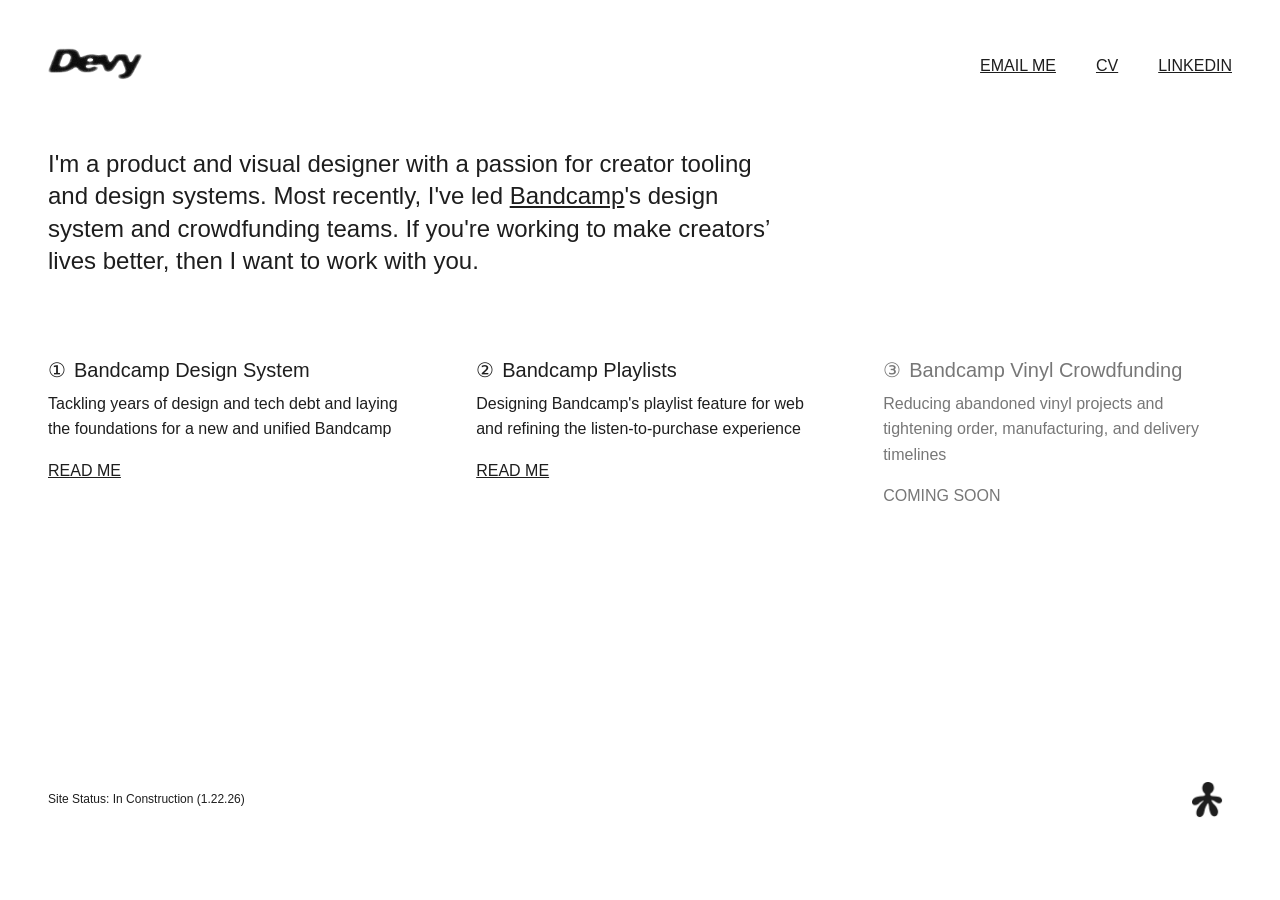
<file: index.html>
<head>
    <title>Devy Hobdy</title>
    <link rel="icon" href="images/favicon.png">
    <link rel="stylesheet" href="css/style.css">
    <meta name="viewport" content="width=device-width, initial-scale=1, minimum-scale=1, maximum-scale=1">
</head>

<body>
  <div class="wrapper">
    <h1 class="hidden">Devy's Website</h1>

    <nav>
      <ul class="mb-xxl flex-end row-xl row-center">
        <li class="justify-start">
          <a class="logo-link" aria-label="Home" href="index.html">
            <img loading="eager" class="logo"
              src="images/logo_devy.png"
              alt="Devy's Logo">
          </a>    
        </li>

        <li>
          <a class="text-s upper" href="mailto:dvnhobdy7@gmail.com">Email Me</a>
        </li>

        <li id="CV">
          <a class="text-s upper" href="https://drive.google.com/file/d/1ZRJncylVvol6vDKj0D3E9sWphy_3VvmP/view?usp=sharing" target="_blank">CV</a>
        </li>

        <li id="Linkedin">
          <a class="text-s upper" href="https://www.linkedin.com/in/devy-hobdy-a476155b/" target="_blank">Linkedin</a>
        </li>
      </ul>
    </nav>
        
    <div class="flex">

      <header class="column-l mb-xl">
        <div class="context">
          <h2 class="text-l">I'm a product and visual designer with a passion for creator tooling and design systems. Most recently, I've led <a class="text-l" href="https://bandcamp.com/" target="_blank">Bandcamp</a>'s design system and crowdfunding teams. If you're working to make creators’ lives better, then I want to work with you.</h2>
        </div>
        
        <!-- EXPERIENCE SWITCH
        <fieldset class="row-l">
          <legend class="hidden">Select the kind of work you would like to see</legend>

          <div class="radio-selection row-center">
            <input type="radio" id="ExperienceChoice1" name="experience" value="product design" checked />
            <label for="ExperienceChoice1">Product Design</label>
          </div>

          <div class="radio-selection row-center">
            <input type="radio" id="ExperienceChoice2" name="experience" value="graphic design"/>
            <label for="ExperienceChoice2">Brand Design</label>
          </div>
        </fieldset>
        -->

      </header>

      <main class="mt-xl mb-xxl">
        <ul class="card-container row-xxl">
          <li class="card column-xs">
                <h3 class="text-m"><span class="mr-xs">①</span>Bandcamp Design System</h3>
                <p class="text-s mb-xs">Tackling years of design and tech debt and laying the foundations for a new and unified Bandcamp</p>
                <div>
                  <a class="text-s upper" href="designsystem.html">Read Me</a>
                </div> 
            </li>  
          
          <li class="card column-xs">
                <h3 class="text-m"><span class="mr-xs">②</span>Bandcamp Playlists</h3>
                <p class="text-s mb-xs">Designing Bandcamp's playlist feature for web and refining the listen-to-purchase experience</p>
                <div>
                  <a class="text-s upper" href="sharedplaylist.html">Read Me</a>
                </div> 
            </li>

            <li class="card column-xs">
                <h3 class="text-m grey"><span class="mr-xs">③</span>Bandcamp Vinyl Crowdfunding</h3>
                <p class="text-s mb-xs grey">Reducing abandoned vinyl projects and tightening order, manufacturing, and delivery timelines</p>
                <div>
                  <p class="text-s upper grey" href=".">Coming Soon</p>
                </div> 
            </li>
        </ul>
      </main>

      <footer class="row-even row-center mt-auto">
        <aside class="text-xs">Site Status: In Construction (1.22.26)</aside>
        <div class="row-center">
          <button class="icon-button pr-xs" type="button" onclick="openalert()">
            <img class="icon" src="images/lilme.png" alt="icon"> 
          </button> 
          <p class="text-xs" id="alert">I made this site with html, css, js, and my own noggin</p>
        </div>
      </footer>

    </div>
  </div>
  
  <script>
    function openalert() { 
      var alert = document.getElementById("alert")
      if (alert.style.display == "none"|| alert.style.display == '') { 
        alert.style.display = "flex"
      }
      else { 
        alert.style.display = "none"
      }
    }

  </script>

</body>
</file>
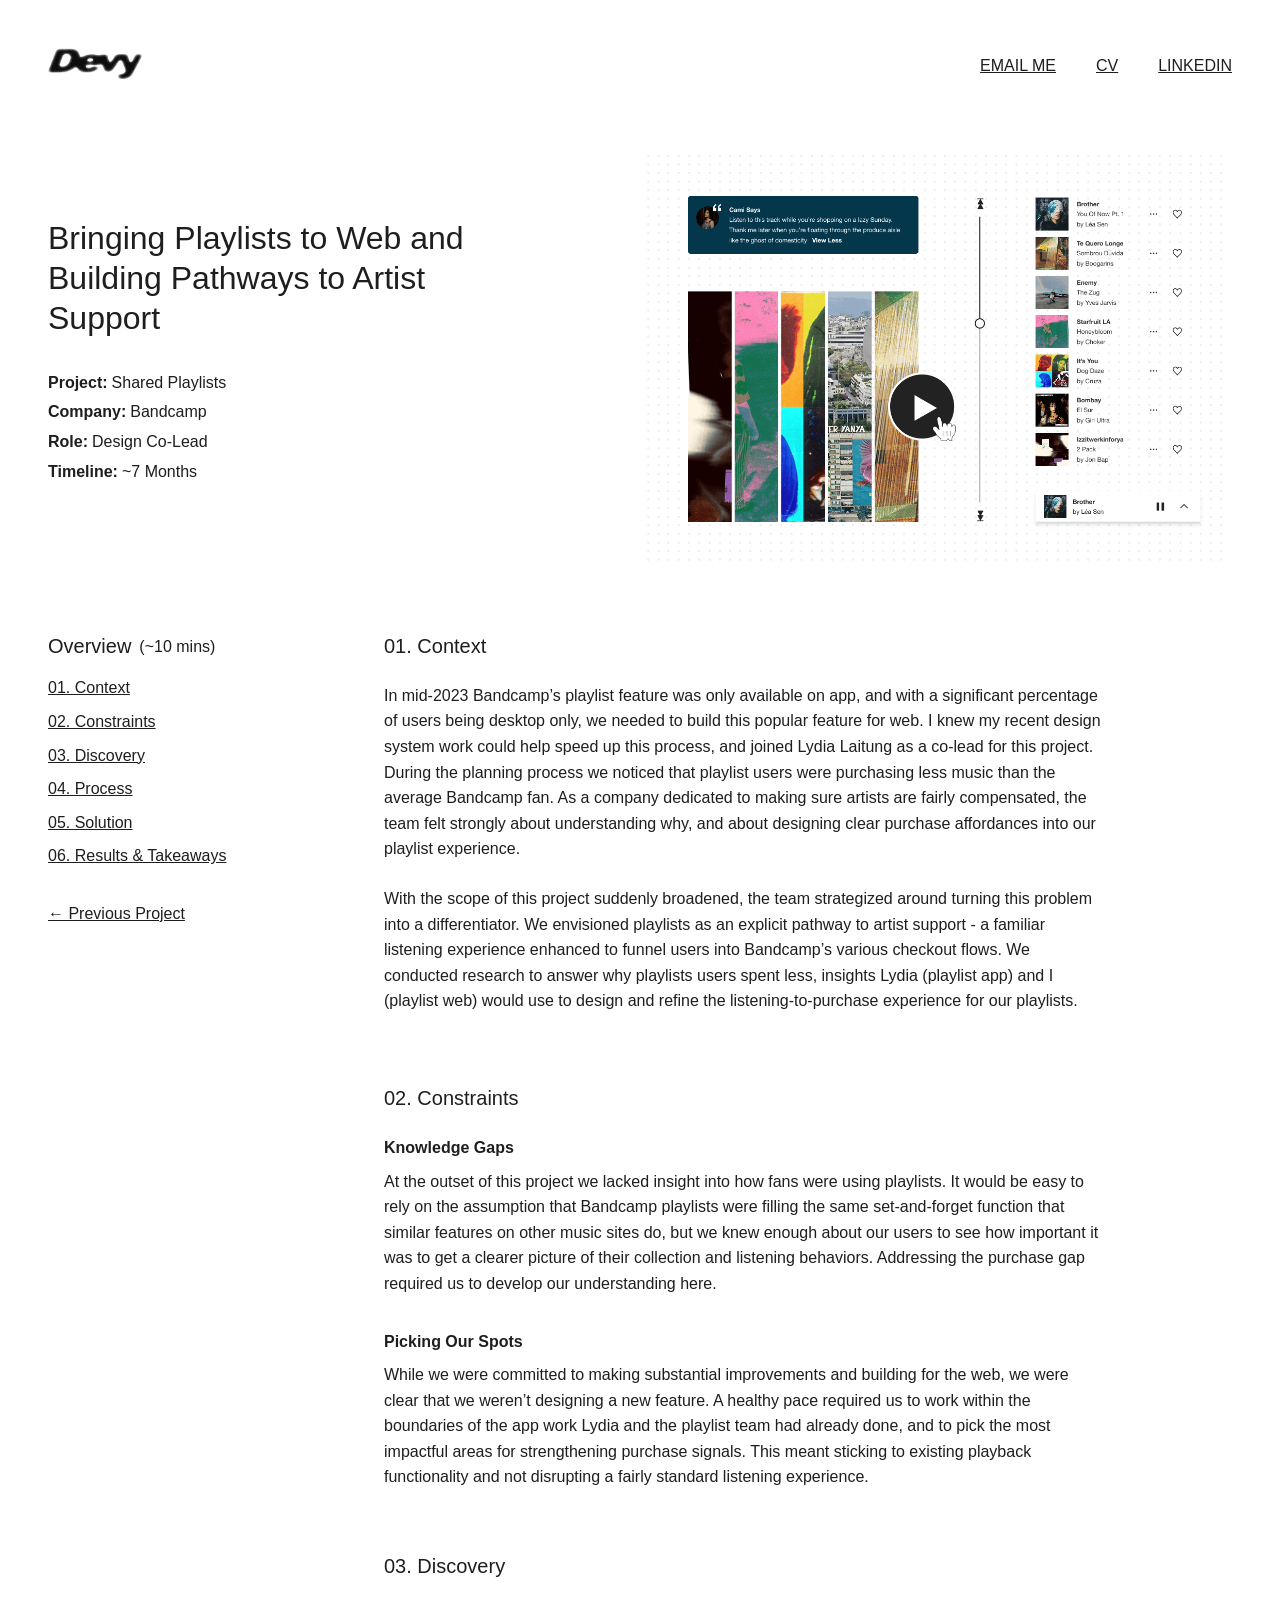
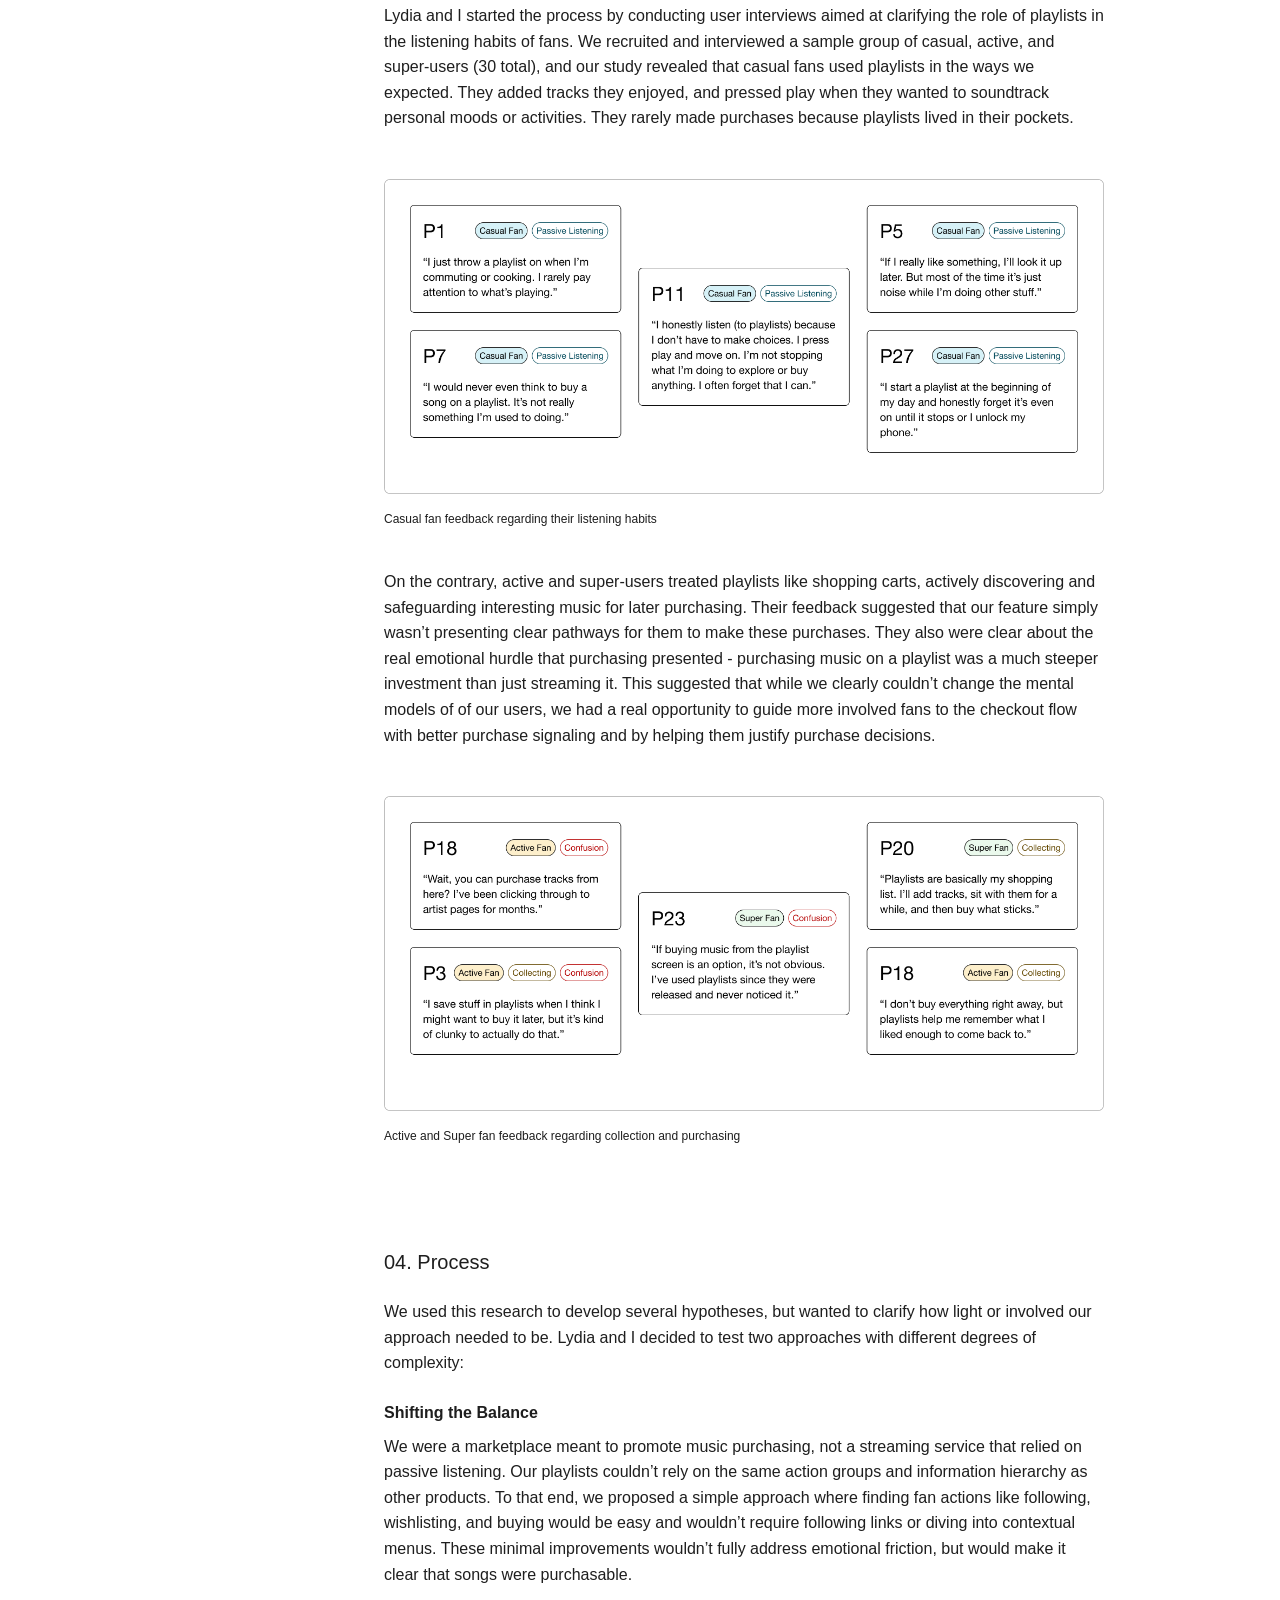
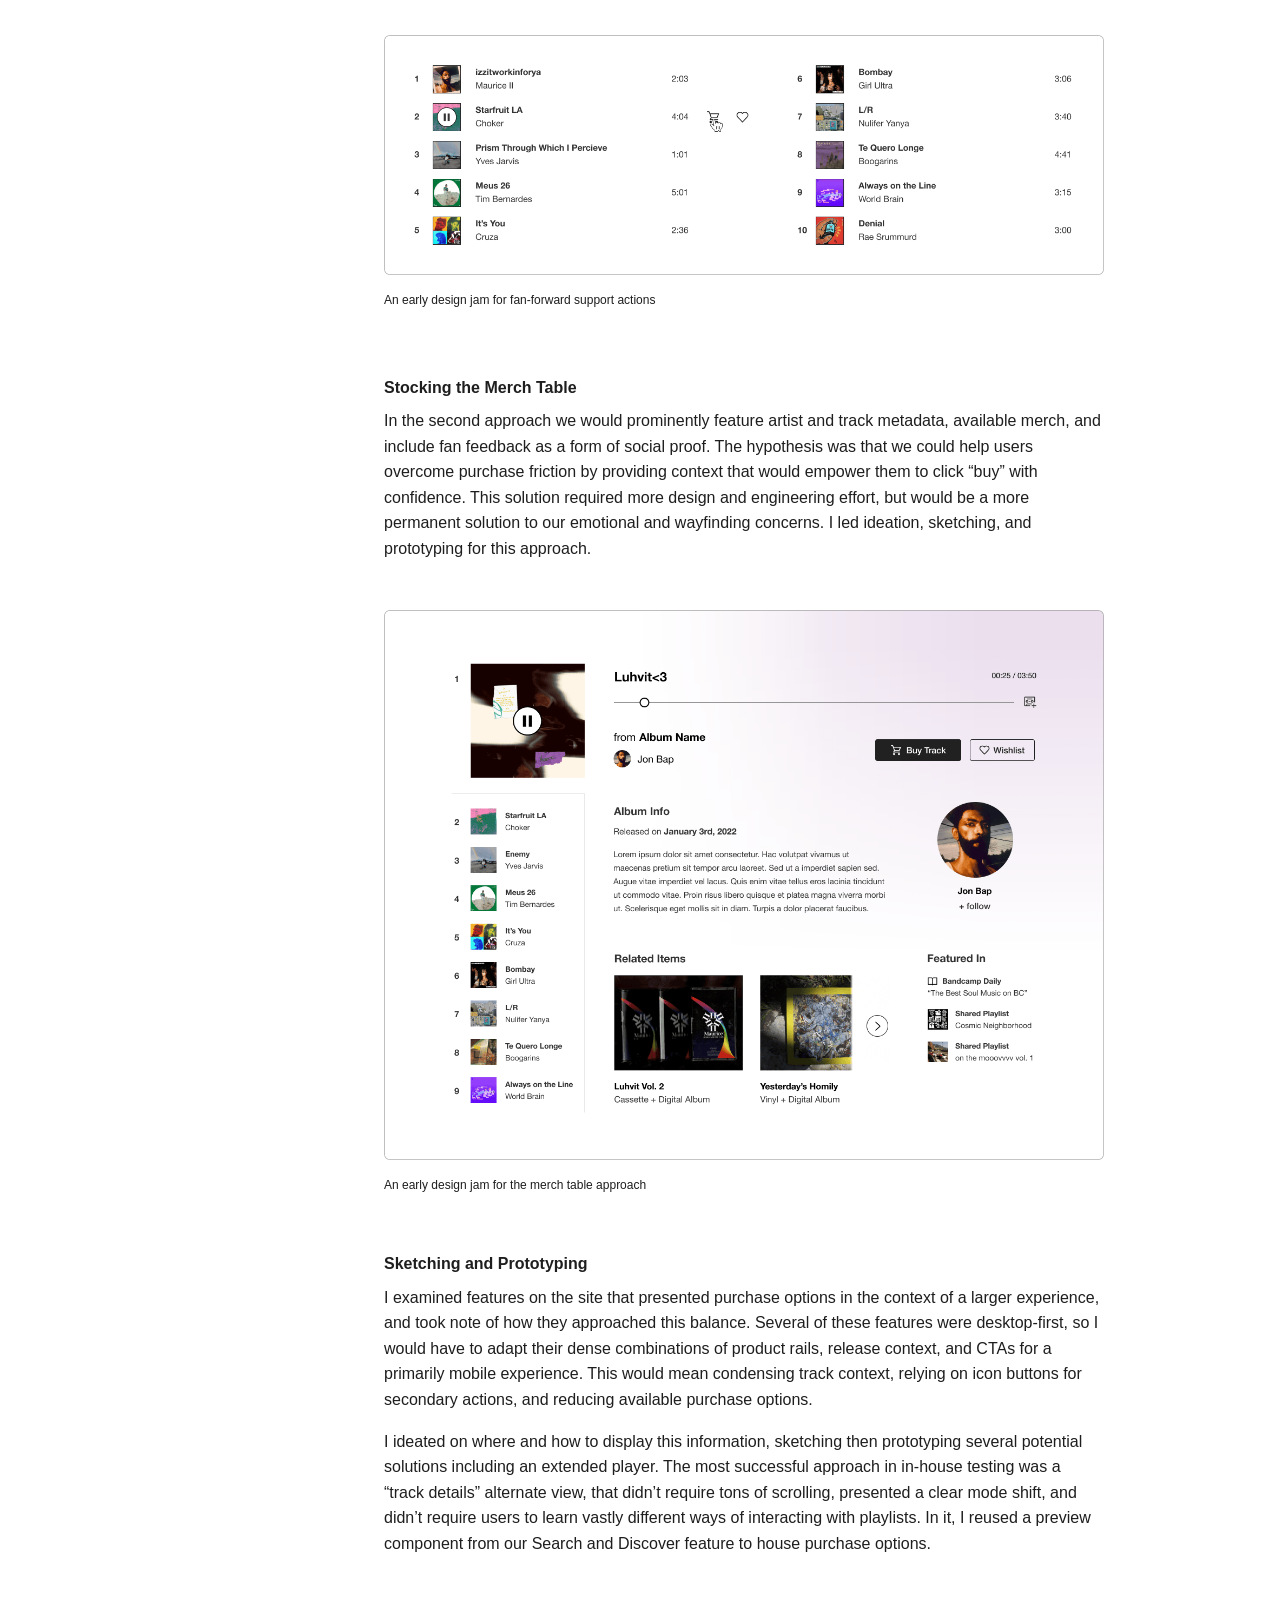
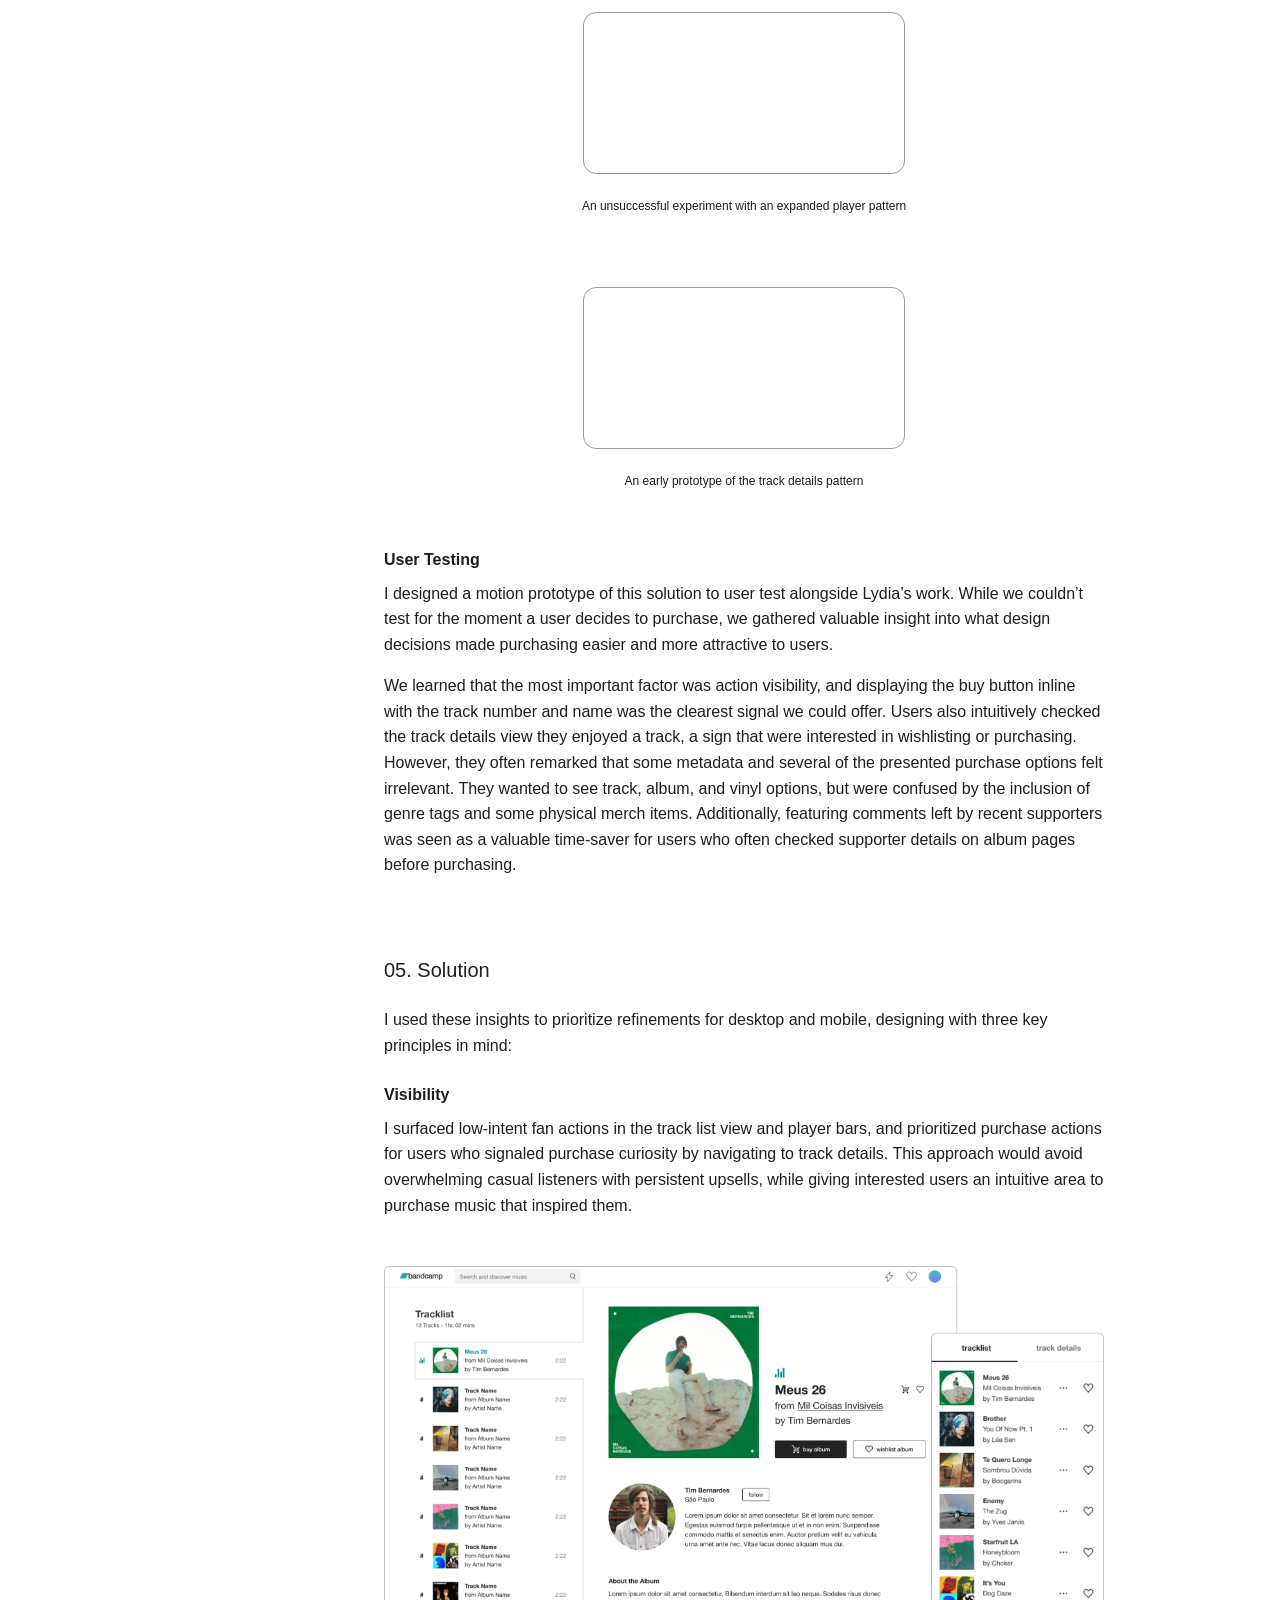
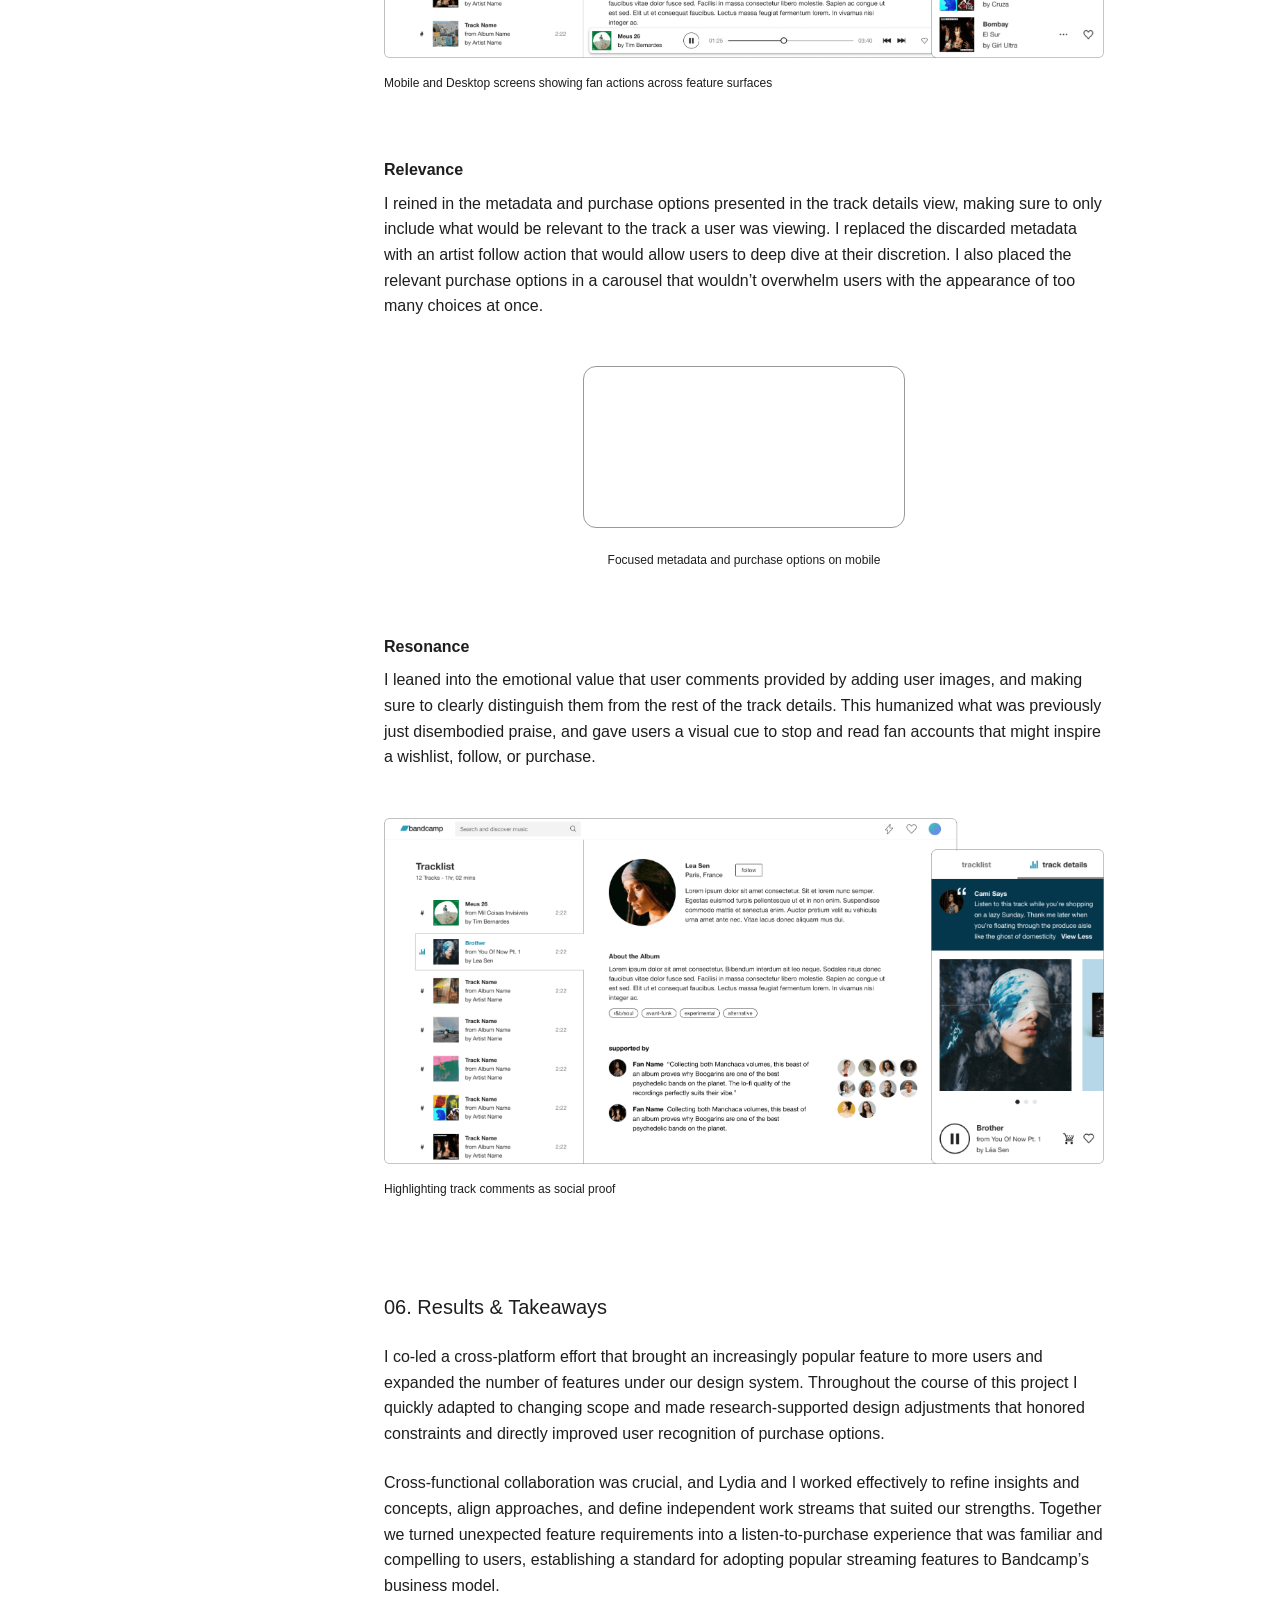
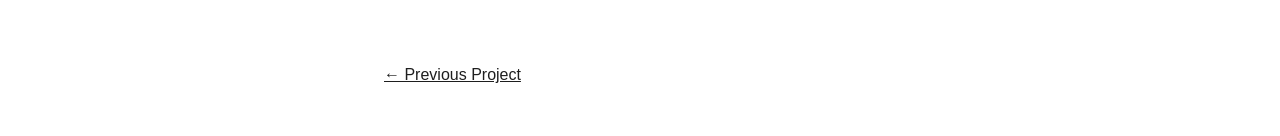
<file: sharedplaylist.html>
<head>
    <title>Shared Playlists</title>
    <link rel="icon" type="image/x-icon" href="images/favicon.png">
    <link rel="stylesheet" href="css/style.css">
    <meta name="viewport" content="width=device-width, initial-scale=1, minimum-scale=1, maximum-scale=1">
</head>

<body>
  <div class="wrapper">
    <h1 class="hidden">A case study about shared playlists</h1>

     <nav>
      <ul class="mb-xxl flex-end row-xl row-center">
        <li class="justify-start">
          <a class="logo-link" aria-label="Home" href="index.html">
            <img loading="eager" class="logo"
              src="images/logo_devy.png"
              alt="Devy's Logo">
          </a>    
        </li>

        <li>
          <a class="text-s upper" href="mailto:dvnhobdy7@gmail.com">Email Me</a>
        </li>

        <li id="CV">
          <a class="text-s upper" href="https://drive.google.com/file/d/1ZRJncylVvol6vDKj0D3E9sWphy_3VvmP/view?usp=sharing" target="_blank">CV</a>
        </li>

        <li id="Linkedin">
          <a class="text-s upper" href="https://www.linkedin.com/in/devy-hobdy-a476155b/" target="_blank">Linkedin</a>
        </li>
      </ul>
    </nav>

    <header id="context" class="row-xl flex-center mb-xxl">
      <div class="column-s casestudy-text">
        <h2 class="text-xl pr-m">Bringing Playlists to Web and Building Pathways to Artist Support</h2>

        <dl class="column-xxs">
          <div class="row-xxs">
            <dt class="text-s bold">Project:</dt>
            <dd class="text-s">Shared Playlists</dd>
          </div>
          <div class="row-xxs">
            <dt class="text-s bold">Company:</dt>
            <dd class="text-s">Bandcamp</dd>
          </div>
          <div class="row-xxs">
            <dt class="text-s bold">Role:</dt>
            <dd class="text-s">Design Co-Lead</dd>
          </div>
          <div class="row-xxs">
              <dt class="text-s bold">Timeline:</dt>
              <dd class="text-s">~7 Months</dd>
          </div>
        </dl>

        <!-- Experience Switcher
        <fieldset class="row-l">
            <legend class="hidden">Select the level of detail you would like to see</legend>

            <div class="radio-selection row-center">
              <input type="radio" id="lessdetail" name="experience" onclick="switchexperience()" value="Less detail" checked />
              <label for="lessdetail">Keep it Brief</label>
            </div>

            <div class="radio-selection row-center">
              <input type="radio" id="moredetail" name="experience" onclick="switchexperience()" value="More Detail"/>
              <label for="moredetail">Give Me Details</label>
            </div>
        </fieldset>
         -->
      </div>
      <img loading="eager" class="casestudy-image" src="images/header_playlists.png" alt="placeholder image">
    </header>
   

    <main>
      <!--Read Brief--> <div id="experience-brief" class="row-xl">
        <div class="sidenav column-s sticky">
          <div class="row-xs center">
            <h3 class="text-m">Overview</h3>
            <p class="text-s inline">(~10 mins)</p>
          </div>

          <ol class="column-xs">
            <li>
              <a class="text-s" href="#section-first">01. Context</a>
            </li>
            <li>
              <a class="text-s" href="#section-second">02. Constraints</a>
            </li>
            <li>
              <a class="text-s" href="#section-third">03. Discovery</a>
            </li>
            <li>
              <a class="text-s" href="#section-fourth">04. Process</a>
            </li>
            <li>
              <a class="text-s" href="#section-fifth">05. Solution</a>
            </li>
            <li>
              <a class="text-s" href="#section-sixth">06. Results & Takeaways</a>
            </li>
            <li id="study_nav" class=" mt-m">
              <a class="text-s" href="designsystem.html">← Previous Project </a>
            </li>
          </ol>
        </div>

        <div class="casestudy-container column-xxl">
          <div id="section-first" class="block-paragraph column-m">
            <h3 class="text-m">01. Context</h3>
            <p class="text-s">In mid-2023 Bandcamp’s playlist feature was only available on app, and with a significant percentage of users being desktop only, we needed to build this popular feature for web. I knew my recent design system work could help speed up this process, and joined Lydia Laitung as a co-lead for this project. During the planning process we noticed that playlist users were purchasing less music than the average Bandcamp fan. As a company dedicated to making sure artists are fairly compensated, the team felt strongly about understanding why, and about designing clear purchase affordances into our playlist experience.</p>
            <p class="text-s mb-xs">With the scope of this project suddenly broadened, the team strategized around turning this problem into a differentiator. We envisioned playlists as an explicit pathway to artist support - a familiar listening experience enhanced to funnel users into Bandcamp’s various checkout flows. We conducted research to answer why playlists users spent less, insights Lydia (playlist app) and I (playlist web) would use to design and refine the listening-to-purchase experience for our playlists.</p>
          </div>

          <div id="section-second" class="block-paragraph column-m">
            <h3 class="text-m">02. Constraints</h3>
            <div class="column-xs mb-xs">
              <p class="text-s bold">Knowledge Gaps</p>
              <p class="text-s">At the outset of this project we lacked insight into how fans were using playlists. It would be easy to rely on the assumption that Bandcamp playlists were filling the same set-and-forget function that similar features on other music sites do, but we knew enough about our users to see how important it was to get a clearer picture of their collection and listening behaviors. Addressing the purchase gap required us to develop our understanding here.</p>
            </div>
            <div class="column-xs">
              <p class="text-s bold">Picking Our Spots</p>
              <p class="text-s">While we were committed to making substantial improvements and building for the web, we were clear that we weren’t designing a new feature. A healthy pace required us to work within the boundaries of the app work Lydia and the playlist team had already done, and to pick the most impactful areas for strengthening purchase signals. This meant sticking to existing playback functionality and not disrupting a fairly standard listening experience.</p> 
            </div>
          </div>

          <div id="section-third" class="block-paragraph column-m">
            <h3 class="text-m">03. Discovery</h3>
            <div class="column-xs mb-xs">
              <p class="text-s mb-xs">Lydia and I started the process by conducting user interviews aimed at clarifying the role of playlists in the listening habits of fans. We recruited and interviewed a sample group of casual, active, and super-users (30 total), and our study revealed that casual fans used playlists in the ways we expected. They added tracks they enjoyed, and pressed play when they wanted to soundtrack personal moods or activities. They rarely made purchases because playlists lived in their pockets.</p>
              <img class="mt-l" src="images/casual fans.png" alt="placeholder image">
              <p class="text-xs mt-xs mb-l">Casual fan feedback regarding their listening habits</p>
              <p class="text-s mb-xs">On the contrary, active and super-users treated playlists like shopping carts, actively discovering and safeguarding interesting music for later purchasing. Their feedback suggested that our feature simply wasn’t presenting clear pathways for them to make these purchases. They also were clear about the real emotional hurdle that purchasing presented - purchasing music on a playlist was a much steeper investment than just streaming it. This suggested that while we clearly couldn’t change the mental models of of our users, we had a real opportunity to guide more involved fans to the checkout flow with better purchase signaling and by helping them justify purchase decisions.</p>
              <img class="mt-l" src="images/super fans.png" alt="placeholder image">
              <p class="text-xs mt-xs mb-l">Active and Super fan feedback regarding collection and purchasing</p>
            </div>
          </div>

          <div id="section-fourth" class="block-paragraph column-m">
            <h3 class="text-m">04. Process</h3>
            <p class="text-s">We used this research to develop several hypotheses, but wanted to clarify how light or involved our approach needed to be. Lydia and I decided to test two approaches with different degrees of complexity:</p> 
            <div class="column-xs mb-xs">
              <p class="text-s bold">Shifting the Balance</p>
              <p class="text-s mb-xs">We were a marketplace meant to promote music purchasing, not a streaming service that relied on passive listening. Our playlists couldn’t rely on the same action groups and information hierarchy as other products. To that end, we proposed a simple approach where finding fan actions like following, wishlisting, and buying would be easy and wouldn’t require following links or diving into contextual menus. These minimal improvements wouldn’t fully address emotional friction, but would make it clear that songs were purchasable.</p>
              <img class="mt-l" src="images/exposedpurchase.png" alt="placeholder image">
              <p class="text-xs mt-xs mb-l">An early design jam for fan-forward support actions</p>
            </div>
            <div class="column-xs">
              <p class="text-s bold">Stocking the Merch Table</p>
              <p class="text-s mb-xs">In the second approach we would prominently feature artist and track metadata, available merch, and include fan feedback as a form of social proof. The hypothesis was that we could help users overcome purchase friction by providing context that would empower them to click “buy” with confidence. This solution required more design and engineering effort, but would be a more permanent solution to our emotional and wayfinding concerns. I led ideation, sketching, and prototyping for this approach.</p>
              <img class="mt-l" src="images/merchtable_alt.png" alt="placeholder image">
              <p class="text-xs mt-xs mb-l">An early design jam for the merch table approach</p>
            </div>
            <div class="column-xs">
              <p class="text-s bold">Sketching and Prototyping</p>
              <p class="text-s mb-xs">I examined features on the site that presented purchase options in the context of a larger experience, and took note of how they approached this balance. Several of these features were desktop-first, so I would have to adapt their dense combinations of product rails, release context, and CTAs for a primarily mobile experience. This would mean condensing track context, relying on icon buttons for secondary actions, and reducing available purchase options.</p>
              <p class="text-s mb-s">I ideated on where and how to display this information, sketching then prototyping several potential solutions including an extended player. The most successful approach in in-house testing was a “track details” alternate view, that didn’t require tons of scrolling, presented a clear mode shift, and didn’t require users to learn vastly different ways of interacting with playlists. In it, I reused a preview component from our Search and Discover feature to house purchase options.</p>
              <div class="flex-center">
                <video playsinline autoplay loop width="320px" class="stroke mt-l mb-xs"><source src="videos/expanded player.mov"></video>
              </div>
              <div class="flex-center">
                <p class="text-xs mt-xs mb-l">An unsuccessful experiment with an expanded player pattern</p>
              </div>
               <div class="flex-center">
                <video playsinline autoplay loop width="320px" class="stroke mt-l mb-xs"><source src="videos/trackview_old.mov"></video>
              </div>
              <div class="flex-center">
                <p class="text-xs mt-xs mb-l">An early prototype of the track details pattern</p>
              </div>
            </div>
            <div class="column-xs">
              <p class="text-s bold">User Testing</p>
              <p class="text-s mb-xs">I designed a motion prototype of this solution to user test alongside Lydia’s work. While we couldn’t test for the moment a user decides to purchase, we gathered valuable insight into what design decisions made purchasing easier and more attractive to users.</p>
              <p class="text-s mb-s">We learned that the most important factor was action visibility, and displaying the buy button inline with the track number and name was the clearest signal we could offer. Users also intuitively checked the track details view they enjoyed a track, a sign that were interested in wishlisting or purchasing. However, they often remarked that some metadata and several of the presented purchase options felt irrelevant. They wanted to see track, album, and vinyl options, but were confused by the inclusion of genre tags and some physical merch items. Additionally, featuring comments left by recent supporters was seen as a valuable time-saver for users who often checked supporter details on album pages before purchasing. </p>
            </div>
          </div>

          <div id="section-fifth" class="block-paragraph column-m">
            <h3 class="text-m">05. Solution</h3>
            <p class="text-s">I used these insights to prioritize refinements for desktop and mobile, designing with three key principles in mind:</p> 
            <div class="column-xs mb-xs">
              <p class="text-s bold">Visibility</p>
               <p class="text-s mb-xs">I surfaced low-intent fan actions in the track list view and player bars, and prioritized purchase actions for users who signaled purchase curiosity by navigating to track details. This approach would avoid overwhelming casual listeners with persistent upsells, while giving interested users an intuitive area to purchase music that inspired them.</p>
              <img class="mt-l" src="images/visibility.png" alt="placeholder image">
              <p class="text-xs mt-xs mb-l">Mobile and Desktop screens showing fan actions across feature surfaces</p>
            </div>
           <div class="column-xs mb-xs">
              <p class="text-s bold">Relevance</p>
               <p class="text-s mb-xs">I reined in the metadata and purchase options presented in the track details view, making sure to only include what would be relevant to the track a user was viewing. I replaced the discarded metadata with an artist follow action that would allow users to deep dive at their discretion. I also placed the relevant purchase options in a carousel that wouldn’t overwhelm users with the appearance of too many choices at once.</p>
               <div class="flex-center">
                <video playsinline autoplay loop width="320px" class="stroke mt-l mb-xs"><source src="videos/trackview_alt.mov"></video>
              </div>
              <div class="flex-center">
                <p class="text-xs mt-xs mb-l">Focused metadata and purchase options on mobile</p>
              </div>
            </div>
            <div class="column-xs mb-xs">
              <p class="text-s bold">Resonance</p>
               <p class="text-s mb-xs">I leaned into the emotional value that user comments provided by adding user images, and making sure to clearly distinguish them from the rest of the track details. This humanized what was previously just disembodied praise, and gave users a visual cue to stop and read fan accounts that might inspire a wishlist, follow, or purchase.</p>
              <img class="mt-l" src="images/resonance.png" alt="placeholder image">
              <p class="text-xs mt-xs mb-m">Highlighting track comments as social proof</p>
            </div>
          </div>

          <div id="section-sixth" class="block-paragraph column-m">
              <h3 class="text-m">06. Results & Takeaways</h3>
              <p class="text-s">I co-led a cross-platform effort that brought an increasingly popular feature to more users and expanded the number of features under our design system. Throughout the course of this project I quickly adapted to changing scope and made research-supported design adjustments that honored constraints and directly improved user recognition of purchase options.</p>
              <p class="text-s mb-xl">Cross-functional collaboration was crucial, and Lydia and I worked effectively to refine insights and concepts, align approaches, and define independent work streams that suited our strengths. Together we turned unexpected feature requirements into a listen-to-purchase experience that was familiar and compelling to users, establishing a standard for adopting popular streaming features to Bandcamp’s business model.</p> 
              <div>
              <a class="text-s" href="designsystem.html">← Previous Project </a>
              </div>
          </div>

        </div>
      </div>

       <!--Read Long--> <div id="experience-long" class="row-xl">
        <div class="sidenav column-s sticky">
          <div class="row-xs flex-center">
            <h3 class="text-m">Overview</h3>
            <p class="text-s inline">(5 mins)</p>
          </div>

          <ol class="column-xs">
            <li>
              <a class="text-s" href="#section-first-brief">01. Context</a>
            </li>
            <li>
              <a class="text-s" href="#section-second-brief">02. Discovery</a>
            </li>
            <li>
              <a class="text-s" href="#section-third-brief">03. Solution</a>
            </li>
            <li class=" mt-m">
              <a class="text-s" href="designsystem.html">Next Project →</a>
            </li>
          </ol>
        </div>

        <div class="casestudy-container column-xxl">
          <div id="section-first-brief" class="block-paragraph column-m">
            <h3 class="text-m">01. Context</h3>
            <p class="text-s">Playlists have become the standard listening format for many music listeners, which would be fine if they didn’t incentivize passive listening and anonymize the artists working hard to create music. This reduced listener-to-artist surface area means less financial support for musicians, and as a company dedicated to making sure that artists get their fair share, the playlist team at Bandcamp felt strongly that it was important to imagine a different kind of playlist. One that attempts to answer the question “what if a playlist encouraged listeners to become paying fans of the artists whose music they enjoy?”</p> 
          </div>

          <div id="section-second-brief" class="block-paragraph column-m">
            <h3 class="text-m">02. Discovery</h3>
            <div class="column-xs mb-xs">
              <p class="text-s bold">Clarifying Listener Behavior</p>
              <p class="text-s">We started the process by conducting user interviews aimed at clarifying the role of playlists in the listening habits of various types of bandcamp users. Our 15p study revealed that while casual users used bandcamp playlists in the ways we expected - to soundtrack personal moods or activities - they also expressed wanting to listen to the playlists of taste-makers they respected. On the other hand, super-users treated playlists like shopping carts, safe-guarding potentially interesting tracks or projects for later purchasing.</p>
            </div>
            <div class="column-xs">
              <p class="text-s bold">Understanding Listener Sentiment</p>
              <p class="text-s">Both user types expressed a mixture of frustration and understanding regarding play limits - it was inconvenient to have playback blocked for a track they liked, but limits also served as a powerful incentive to purchase music. There was a pride/sense of accomplishment associated with “unlocking” tracks via purchase, a powerful user sentiment that was worth preserving even if we had to tinker around the edges.</p> 
            </div>
          </div>

          <div id="section-third-brief" class="block-paragraph column-m">
            <h3 class="text-m">03. Solution</h3>
            <p class="text-s">After a bit of competitive research and concept refining, we gathered that placing the spotlight on playlisted artists was just a matter of shifting the balance between playlist/track metadata and actions. We worked to accomplish this in three ways:</p> 
            <div class="column-xs mb-xs">
              <p class="text-s bold">Balancing Metadata</p>
              <p class="text-s">We designed easily toggleable tracklist and track detail views, giving users the ability to dive into the particulars of a track they enjoy without disrupting the expected playlist experience. We opted to toggle the track detail view on playback, shifting attention immediately to the world the track lives in.</p>
              <img class="mt-l mb-l" src="images/placeholder_text.png" alt="placeholder image">
            </div>
            <div class="column-xs mb-xs">
              <p class="text-s bold">Humanizing The Experience</p>
              <p class="text-s">finish me!</p>
              <img class="mt-l mb-m" src="images/placeholder_text.png" alt="placeholder image">
            </div>
            <div class="column-xs">
              <p class="text-s bold">Highlighting Value</p>
              <p class="text-s">We prominently featured the track, album art and associated merch to reinforce their value in relation to the playlist, a subtle but important signal for users. We also made supportive actions (wishlisting, purchasing, and navigating to the album) the most prominent CTAs in the experience.</p>
              <img class="mt-l mb-l" src="images/placeholder_text.png" alt="placeholder image">
            </div>
          </div>

        </div>
      </div>
      
    </main>
  </div>  
  
  <script>
function switchexperience() {
  var short = document.getElementById("experience-brief");
  var long = document.getElementById("experience-long");
  if (lessdetail.checked) {
    short.style.display = "inherit";
  }

  else { 
    short.style.display = "none";
    long.style.display = "flex";
  }

  if (moredetail.checked) { 
    long.style.display ="flex";
  }

  else {
    short.style.display="flex";
    long.style.display="none";
  }

}
</script>
</body>
</file>
<file: css/style.css>
/* root */

:root {
  font-size: 100%;
  font-family: Arial, Helvetica, sans-serif;
  -webkit-font-smoothing: antialiased;
  -moz-osx-font-smoothing: grayscale;
  scroll-behavior: smooth;

  --color-black: #1e1e1e;
  --color-white: #ffffff;
  --color-grey: #777777;

  --text-xxlarge:3rem;
  --text-xlarge: 2rem;
  --text-large: 1.5rem;
  --text-medium: 1.25rem;
  --text-small: 1rem;
  --text-xsmall: .875rem;
  --text-xxsmall: .75rem;

  --lineheight-large: 125%;
  --lineheight-medium: 135%;
  --lineheight-small: 160%;

  --spacing: .25rem;
  
  --space-1: var(--spacing);
  --space-2: calc(var(--spacing)*2);
  --space-3: calc(var(--spacing)*4);
  --space-4: calc(var(--spacing)*6);
  --space-5: calc(var(--spacing)*8);
  --space-6: calc(var(--spacing)*10);
  --space-7: calc(var(--spacing)*16);
}


/* utilities */

.inline { 
  display: inline;
}

.inline-flex { 
  display: inline-flex;
}

.stroke { 
  outline: solid #999999 1px;
  border-radius: 12px;
}

.hidden { 
  position: absolute !important;
  top: -9999px !important;
  left: -9999px !important;
}

.sticky { 
  position: sticky;
  top: 40;
}

.white { 
  color: var(--color-white) !important;
}

.grey { 
  color: var(--color-grey) !important;
}


/* text styling */

h2, h3, h4, p, dd{ 
  /*remove margin on text tags*/
  margin: 0px;
}

.bold { 
  font-weight: bold !important;
}

.upper { 
  text-transform: uppercase;
}

.italic { 
  font-style: italic;
}

.text-xs { 
  font-size: var(--text-xxsmall);
  font-weight: normal;
  color: var(--color-black);
  line-height: var(--lineheight-small);
}

.text-s {
  font-size: var(--text-small);
  font-weight: normal;
  color: var(--color-black);
  line-height: var(--lineheight-small);
}

.text-m { 
  font-size: var(--text-medium);
  font-weight: normal;
  color: var(--color-black);
  line-height: var(--lineheight-large);
}

.text-l { 
  font-size: var(--text-large);
  font-weight: normal;
  color: var(--color-black);
  line-height: var(--lineheight-medium);
}

.text-xl { 
  font-size: var(--text-xlarge);
  font-weight: normal;
  color: var(--color-black);
  line-height: var(--lineheight-large);
}

.highlight {
  background-color: var(--color-green);
}

/* page styling */

body {
  margin: 48px;
  background-color: var(--color-white);
}


/*component styling*/

.logo { 
  height: 32px;
}

.logo-link:hover { 
  filter: invert(1);
  background-color: transparent;
}

.icon { 
  width: 32px;
  display: inline !important;
}

.icon-button {
  background: none;
  height: 48px;
  width: 48px;
  border: none;
  -webkit-animation:spin 4s linear infinite;
  -moz-animation:spin 4s linear infinite;
  animation:spin 4s linear infinite;
}

.icon-button:hover {
  filter: invert(1);
  opacity: 80%;
}

#alert { 
  display: none;
  transition: opacity 0.3s ease;
  transition-behavior: allow-discrete;
}

ul, ol{
  list-style: none;
  padding: 0;
  margin: 0;
}

input[type="radio"] { /*radio styling default*/
  box-sizing: border-box;
  width: 24px;
  height: 24px;
  margin: 0px 8px 0px 0px;
  padding: 0;
  border: 1px solid var(--color-black);
  border-radius: 50%;
  appearance: none;
  background-color: transparent;
  outline: none;
}

input[type="radio"]:not(:disabled):checked {/*radio styling checked*/
  border-color: var(--color-black);
  background-color: var(--color-black);
  background-clip: content-box;
  padding: 3px;
  background-image: radial-gradient(
    circle,
    var(--radio-checked-color) 0%,
    var(--radio-checked-color) 50%,
    transparent 60%,
    transparent 100%
  );
}

label:hover{ /*radio styling label hover*/
  color: var(--color-white);
  background-color: var(--color-black);
}

fieldset { /*radio group styling*/
  border: none;
  margin: 0;
  padding: 0;
}

.context { 
  max-width: 46rem;
}

.card {
  margin: 0rem 0rem 4rem 0rem;
  max-width: 24rem;
}

.card-container { 
  justify-content: space-between;
}

.sidenav { 
  width: 25%;
  height: 40%;
  margin: 0;
}

.casestudy-container { 
  width: 67.5%;
  max-width: 45rem;
}

.casestudy-text { 
  flex-shrink: 1;
  padding-right: var(--space-6);
}

.casestudy-image { 
  flex-shrink: 1;
  width: 50%;
}

.image-container { 
  flex-shrink: 1;
  width: 100%;
  position: relative;
}

.gallery-image { 
  width: inherit;
}

.footnote { 
  position: absolute;
  top: -4px;
  left: -4px;
}
  

/* flex + columns*/

.flex-end{ 
  display: flex;
  flex-flow: row wrap;
  justify-content: flex-end;
}

.flex-center{ 
  display: flex;
  align-items: center;
  justify-content: center;
}

.center{
  align-items: center;
}

.justify-start { 
margin-right: auto;
}

.row-even { 
  display: flex;
  flex-direction: row;
  justify-content: space-between;
}

.flex {
  display: flex;
  flex-direction: column;
  height: 84%;
}

.column-even { 
  display: flex;
  flex-direction: column;
  height: 90%;
  justify-content: space-between;
}

.column-xxs { 
  display: flex;
  flex-direction: column;
  gap: var(--space-1);
}

.column-xs { 
  display: flex;
  flex-direction: column;
  gap: var(--space-2);
}

.column-s { 
  display: flex;
  flex-direction: column;
  gap: var(--space-3);
}

.column-m { 
  display: flex;
  flex-direction: column;
  gap: var(--space-4);
}

.column-l { 
  display: flex;
  flex-direction: column;
  gap: var(--space-5);
}

.column-xl { 
  display: flex;
  flex-direction: column;
  gap: var(--space-6);
}

.column-xxl { 
  display: flex;
  flex-direction: column;
  gap: var(--space-7);
}

.row-xxs { 
  display: flex;
  flex-direction: row;
  gap: var(--space-1);
}

.row-xs { 
  display: flex;
  flex-direction: row;
  gap: var(--space-2);
}

.row-s { 
  display: flex;
  flex-direction: row;
  gap: var(--space-3);
}

.row-m { 
  display: flex;
  flex-direction: row;
  gap: var(--space-4);
}

.row-l { 
  display: flex;
  flex-direction: row;
  gap: var(--space-5);
}

.row-xl { 
  display: flex;
  flex-direction: row;
  gap: var(--space-6);
}

.row-xxl { 
  display: flex;
  flex-direction: row;
  gap: var(--space-7);
}

.row-center { 
  display: flex;
  flex-direction: row;
  align-items: center;
}


/* margins + padding */

.mb-xxs { 
  margin-bottom: var(--space-1);
}

.mb-xs { 
  margin-bottom: var(--space-2);
}

.mb-s { 
  margin-bottom: var(--space-3);
}

.mb-m { 
  margin-bottom: var(--space-4);
}

.mb-l { 
  margin-bottom: var(--space-5);
}

.mb-xl { 
  margin-bottom: var(--space-6);
}

.mb-xxl { 
  margin-bottom: var(--space-7);
}

.mt-xxs { 
  margin-top: var(--space-1);
}

.mt-xs { 
  margin-top: var(--space-2);
}

.mt-s { 
  margin-top: var(--space-3);
}

.mt-m { 
  margin-top: var(--space-4);
}

.mt-l { 
  margin-top: var(--space-5);
}

.mt-xl { 
  margin-top: var(--space-6);
}

.mt-xxl { 
  margin-top: var(--space-7);
}

.mt-auto { 
  margin-top: auto;
}

.mr-xxs { 
  margin-right: var(--space-1);
}

.mr-xs { 
  margin-right: var(--space-2);
}

.mr-s { 
  margin-right: var(--space-3);
}

.mr-m { 
  margin-right: var(--space-4);
}

.mr-l { 
  margin-right: var(--space-5);
}

.mr-xl { 
  margin-right: var(--space-6);
}

.mr-xxl { 
  margin-right: var(--space-7);
}

.pr-xxs { 
  padding-right: var(--space-1);
}

.pr-xs { 
  padding-right: var(--space-2);
}

.pr-s { 
  padding-right: var(--space-3);
}

.pr-m { 
  padding-right: var(--space-4);
}


/* interactions */

a:hover {
  color: var(--color-white);
  background-color: var(--color-black);
}

@keyframes spin {
  from { transform: rotate(0deg); }
  to { transform: rotate(360deg); }
}

#experience-long { 
  display: none;
  transition: opacity 0.9s ease;
  transition-behavior: allow-discrete;
}

#experience-brief { 
  transition: opacity 0.9s ease;
  transition-behavior: allow-discrete;
}

@starting-style {
  #experience-long {
    opacity: 0;
  }
  #experience-brief { 
    opacity: 0;
}
#alert {
  opacity: 0;
}
}


/* image pop up
.image-popup {
    display: none;
    position: relative;
}

a:hover .image-popup {
    display: inline;
    opacity: .99;
    position: absolute;
    top: 26%;
    left: 62%;
    animation: fadein-pop .15s ease-in;}

    */
    


/* pop up css */

@keyframes fadein-pop {
    from {
        opacity: 0;
        top: 24%}
    to {
        opacity: .9;
        top: 26%}
}

@-moz-keyframes fadein-pop {

    /* Firefox */
    from {
        opacity: 0;
        top: 24%}
    to {
        opacity: .9;
        top: 26%}
}

@-webkit-keyframes fadein-pop {

    /* Safari and Chrome */
    from {
        opacity: 0;
        top: 24%}
    to {
        opacity: .9;
        top: 26%}
}

@-o-keyframes fadein-pop {

    /* Opera */
    from {
        opacity: 0;
        top: 24%}
    to {
        opacity: .9;
        top: 26%}
}

@media only screen and (max-width: 920px) {

  #context.row-xl{ 
  display: flex;
  flex-direction: column;
  gap: var(--space-3);
  }

  #context.mb-xxl{
  margin-bottom: var(--space-5);
  }

  #experience-brief.row-xl{ 
  display: flex;
  flex-direction: column;
  gap: var(--space-7);
  }

  .casestudy-image {
  width: 100%;
  }

  .casestudy-text { 
    padding-right: 0%;
  }

  body { 
  margin: 24px;
  }

  .flex-center { 
  display: flex;
  align-items: start;
  justify-content: flex-start;
  }

  .text-xl.pr-m { 
  font-size: var(--text-large);
  font-weight: normal;
  color: var(--color-black);
  line-height: var(--lineheight-medium); 
  padding-right: 0%;
  }

  .sticky { 
  position: static;
  }

  .sidenav { 
  width: 100%;
  height: 100%;
  }

  .text-m { 
  font-size: 1.15rem;
  }

  .text-s { 
  font-size: var(--text-small)
  }

  #study_nav { 
  display: none;
  }

  .casestudy-container { 
  width: 100%;
  }

  video { 
  width: 100%;
  }

  #double-caption.row-xxl { 
  display: flex;
  flex-direction: column;
  gap: var(--space-3);
  }

  .text-xs.mr-xl.mt-xs { 
  margin-right: 0;
  margin-top: var(--space-4)
  }

  #CV { 
    display: none;
  }

  #linkedin { 
    display: none;
  }

  .card-container.row-xxl { 
    display: flex;
  flex-direction: column;
  gap: var(--space-1);
  }

  .icon-button { 
    display: none;
  }

  .card.column-xs { 
    margin-bottom: var(--space-7);
  }

  footer.mt-auto { 
    margin-top: none;
  }

  h2.text-l { 
    font-size: 1.3rem;
  }

  a.text-l { 
    font-size: 1.3rem;
  }

}
</file>
